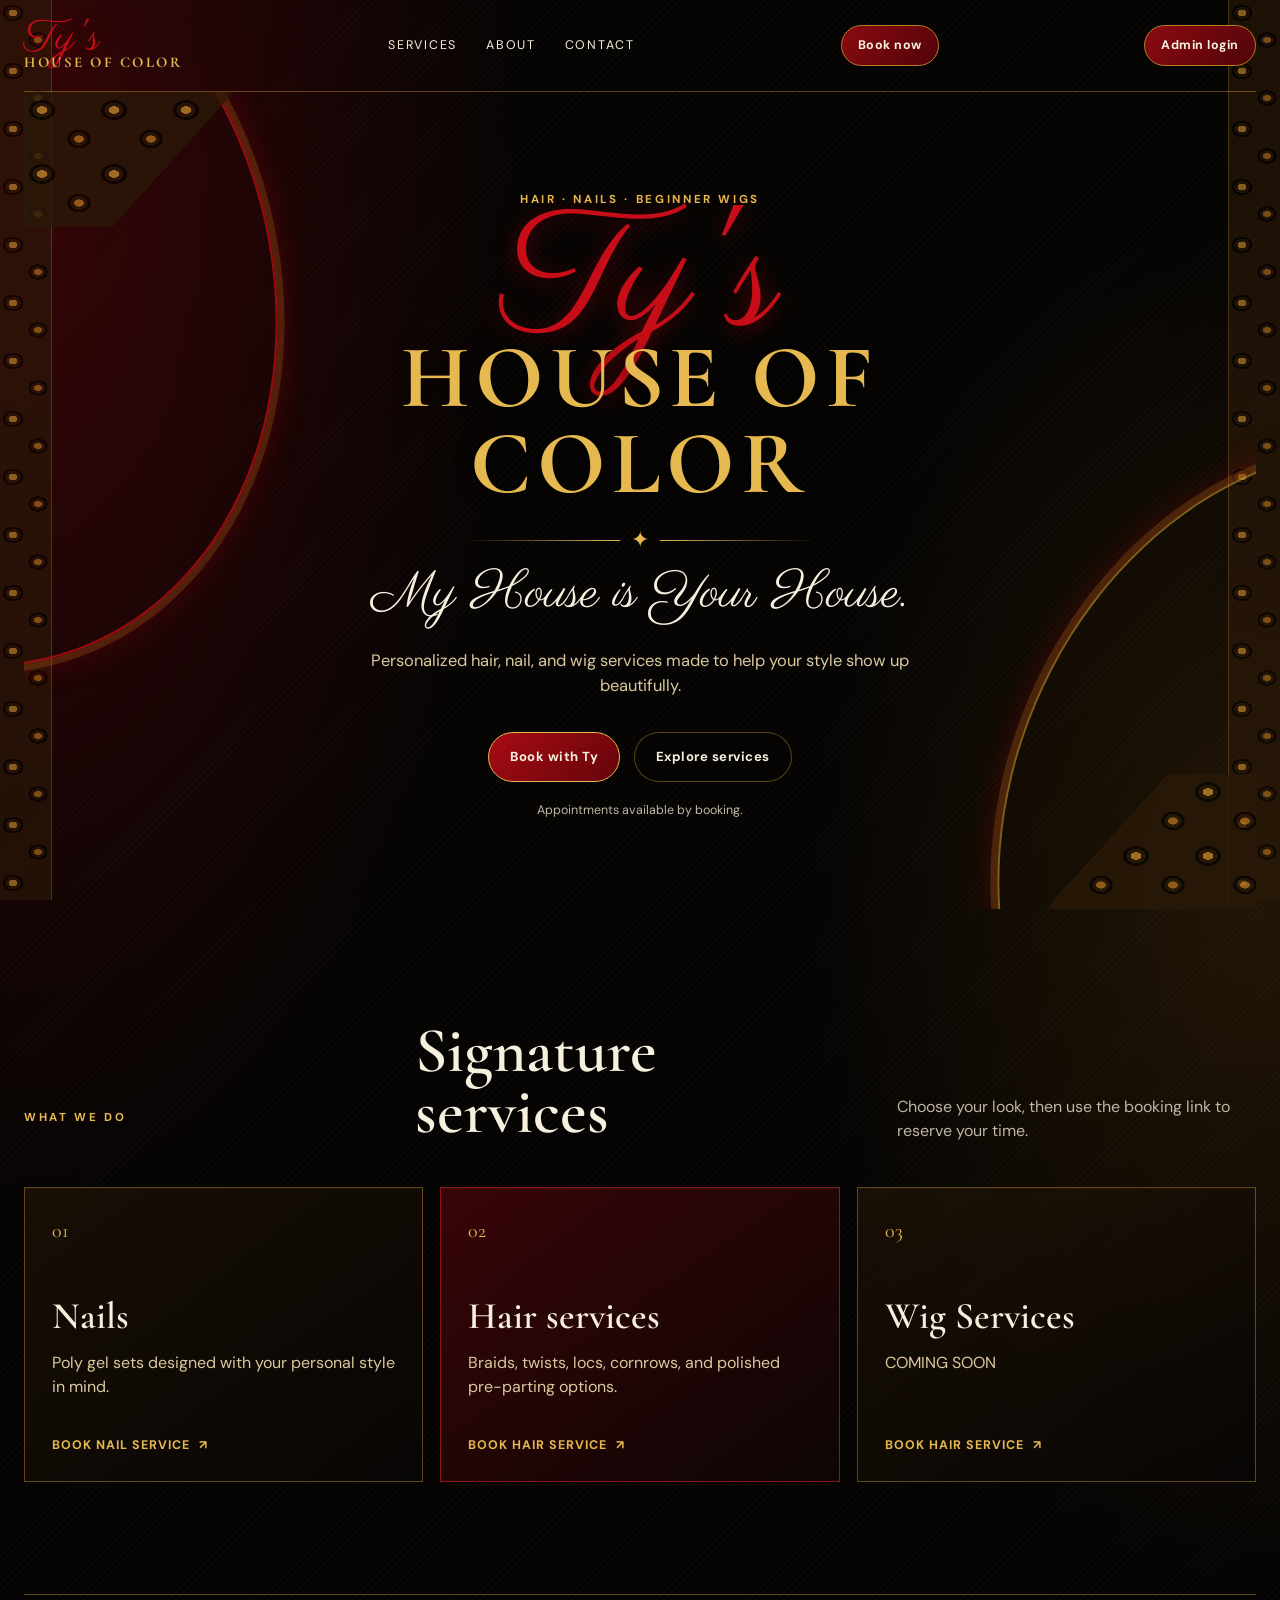
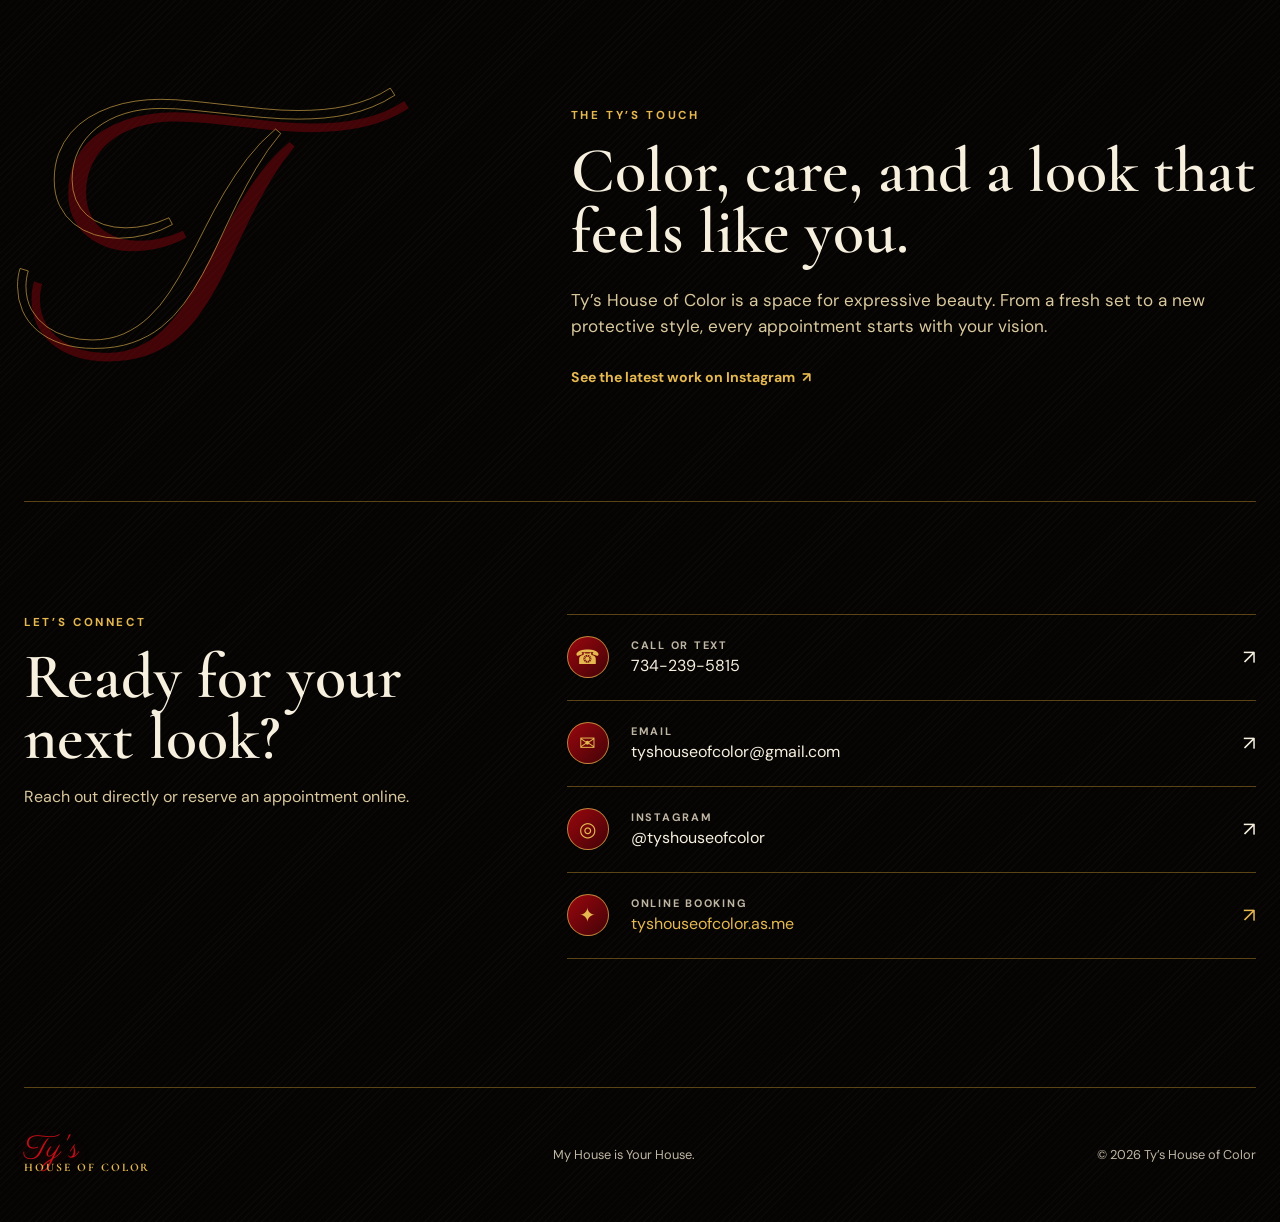
<file: index.html>
<!doctype html>
<html lang="en">
  <head>
    <meta charset="UTF-8" />
    <meta name="viewport" content="width=device-width, initial-scale=1" />
    <meta
      name="description"
      content="Ty's House of Color offers hair, nail, and beginner wig services."
    />
    <title>Ty's House of Color | My House is Your House</title>
    <link rel="preconnect" href="https://fonts.googleapis.com" />
    <link rel="preconnect" href="https://fonts.gstatic.com" crossorigin />
    <link
      href="https://fonts.googleapis.com/css2?family=Cormorant+Garamond:wght@500;600;700&family=DM+Sans:wght@400;500;700&family=Parisienne&display=swap"
      rel="stylesheet"
    />
    <link rel="stylesheet" href="styles.css" />
  </head>
  <body>
    <a class="skip-link" href="#main">Skip to content</a>

    <header class="site-header">
      <a class="brand" href="#top" aria-label="Ty's House of Color home">
        <span class="brand-script">Ty's</span>
        <span class="brand-name">House of Color</span>
      </a>
      <nav aria-label="Main navigation">
        <a href="#services">Services</a>
        <a href="#about">About</a>
        <a href="#contact">Contact</a>
      </nav>
      <a class="header-book" href="index.html#services">Book now</a>
      <a class="header-book admin-login" href="booking-admin.html">Admin login</a>
    </header>

    <main id="main">
      <section class="hero" id="top">
        <span class="cheetah-corner cheetah-corner-left" aria-hidden="true"></span>
        <span class="cheetah-corner cheetah-corner-right" aria-hidden="true"></span>
        <div class="hero-copy">
          <p class="eyebrow">Hair · Nails · Beginner Wigs</p>
          <p class="hero-script">Ty's</p>
          <h1>House of Color</h1>
          <span class="hero-divider" aria-hidden="true">✦</span>
          <p class="hero-tagline">My House is Your House.</p>
          <p class="hero-text">
            Personalized hair, nail, and wig services made to help your style show up beautifully.
          </p>
          <div class="hero-actions">
            <a class="button button-primary" href="index.html#services">Book with Ty</a>
            <a class="button button-secondary" href="#services">Explore services</a>
          </div>
          <p class="hero-note">Appointments available by booking.</p>
        </div>
      </section>

      <section class="services section" id="services" aria-labelledby="services-title">
        <div class="section-heading">
          <p class="eyebrow">What we do</p>
          <h2 id="services-title">Signature services</h2>
          <p>Choose your look, then use the booking link to reserve your time.</p>
        </div>
        <div class="service-grid">
          <article class="service-card">
            <span class="service-number">01</span>
            <h3>Nails</h3>
            <p>Poly gel sets designed with your personal style in mind.</p>
            <a href="booking-nails.html">Book nail service <span aria-hidden="true">↗</span></a>
          </article>
          <article class="service-card feature-card">
            <span class="service-number">02</span>
            <h3>Hair services</h3>
            <p>Braids, twists, locs, cornrows, and polished pre-parting options.</p>
            <a href="booking-hair.html">Book hair service <span aria-hidden="true">↗</span></a>
          </article>
          <article class="service-card">
            <span class="service-number">03</span>
            <h3>Wig Services</h3>
            <p>COMING SOON</p>
            <a href="booking-hair.html">Book hair service <span aria-hidden="true">↗</span></a>
          </article>
        </div>
      </section>

      <section class="about section" id="about">
        <div class="about-mark" aria-hidden="true">T</div>
        <div class="about-copy">
          <p class="eyebrow">The Ty’s touch</p>
          <h2>Color, care, and a look that feels like you.</h2>
          <p>
            Ty’s House of Color is a space for expressive beauty. From a fresh set to a new protective style, every appointment starts with your vision.
          </p>
          <a class="text-link" href="https://www.instagram.com/tyshouseofcolor" target="_blank" rel="noreferrer">See the latest work on Instagram <span aria-hidden="true">↗</span></a>
        </div>
      </section>

      <section class="contact section" id="contact" aria-labelledby="contact-title">
        <div class="contact-intro">
          <p class="eyebrow">Let’s connect</p>
          <h2 id="contact-title">Ready for your next look?</h2>
          <p>Reach out directly or reserve an appointment online.</p>
        </div>
        <div class="contact-actions">
          <a class="contact-row" href="tel:+17342395815">
            <span class="contact-icon" aria-hidden="true">☎</span>
            <span><small>Call or text</small>734-239-5815</span>
            <b aria-hidden="true">↗</b>
          </a>
          <a class="contact-row" href="mailto:tyshouseofcolor@gmail.com">
            <span class="contact-icon" aria-hidden="true">✉</span>
            <span><small>Email</small>tyshouseofcolor@gmail.com</span>
            <b aria-hidden="true">↗</b>
          </a>
          <a class="contact-row" href="https://www.instagram.com/tyshouseofcolor" target="_blank" rel="noreferrer">
            <span class="contact-icon" aria-hidden="true">◎</span>
            <span><small>Instagram</small>@tyshouseofcolor</span>
            <b aria-hidden="true">↗</b>
          </a>
          <a class="contact-row booking-row" href="index.html#services">
            <span class="contact-icon" aria-hidden="true">✦</span>
            <span><small>Online booking</small>tyshouseofcolor.as.me</span>
            <b aria-hidden="true">↗</b>
          </a>
        </div>
      </section>
    </main>

    <footer>
      <a class="brand" href="#top">
        <span class="brand-script">Ty's</span>
        <span class="brand-name">House of Color</span>
      </a>
      <p>My House is Your House.</p>
      <p>© <span id="year"></span> Ty’s House of Color</p>
    </footer>

    <script>
      document.getElementById('year').textContent = new Date().getFullYear();
    </script>
  </body>
</html>
</file>
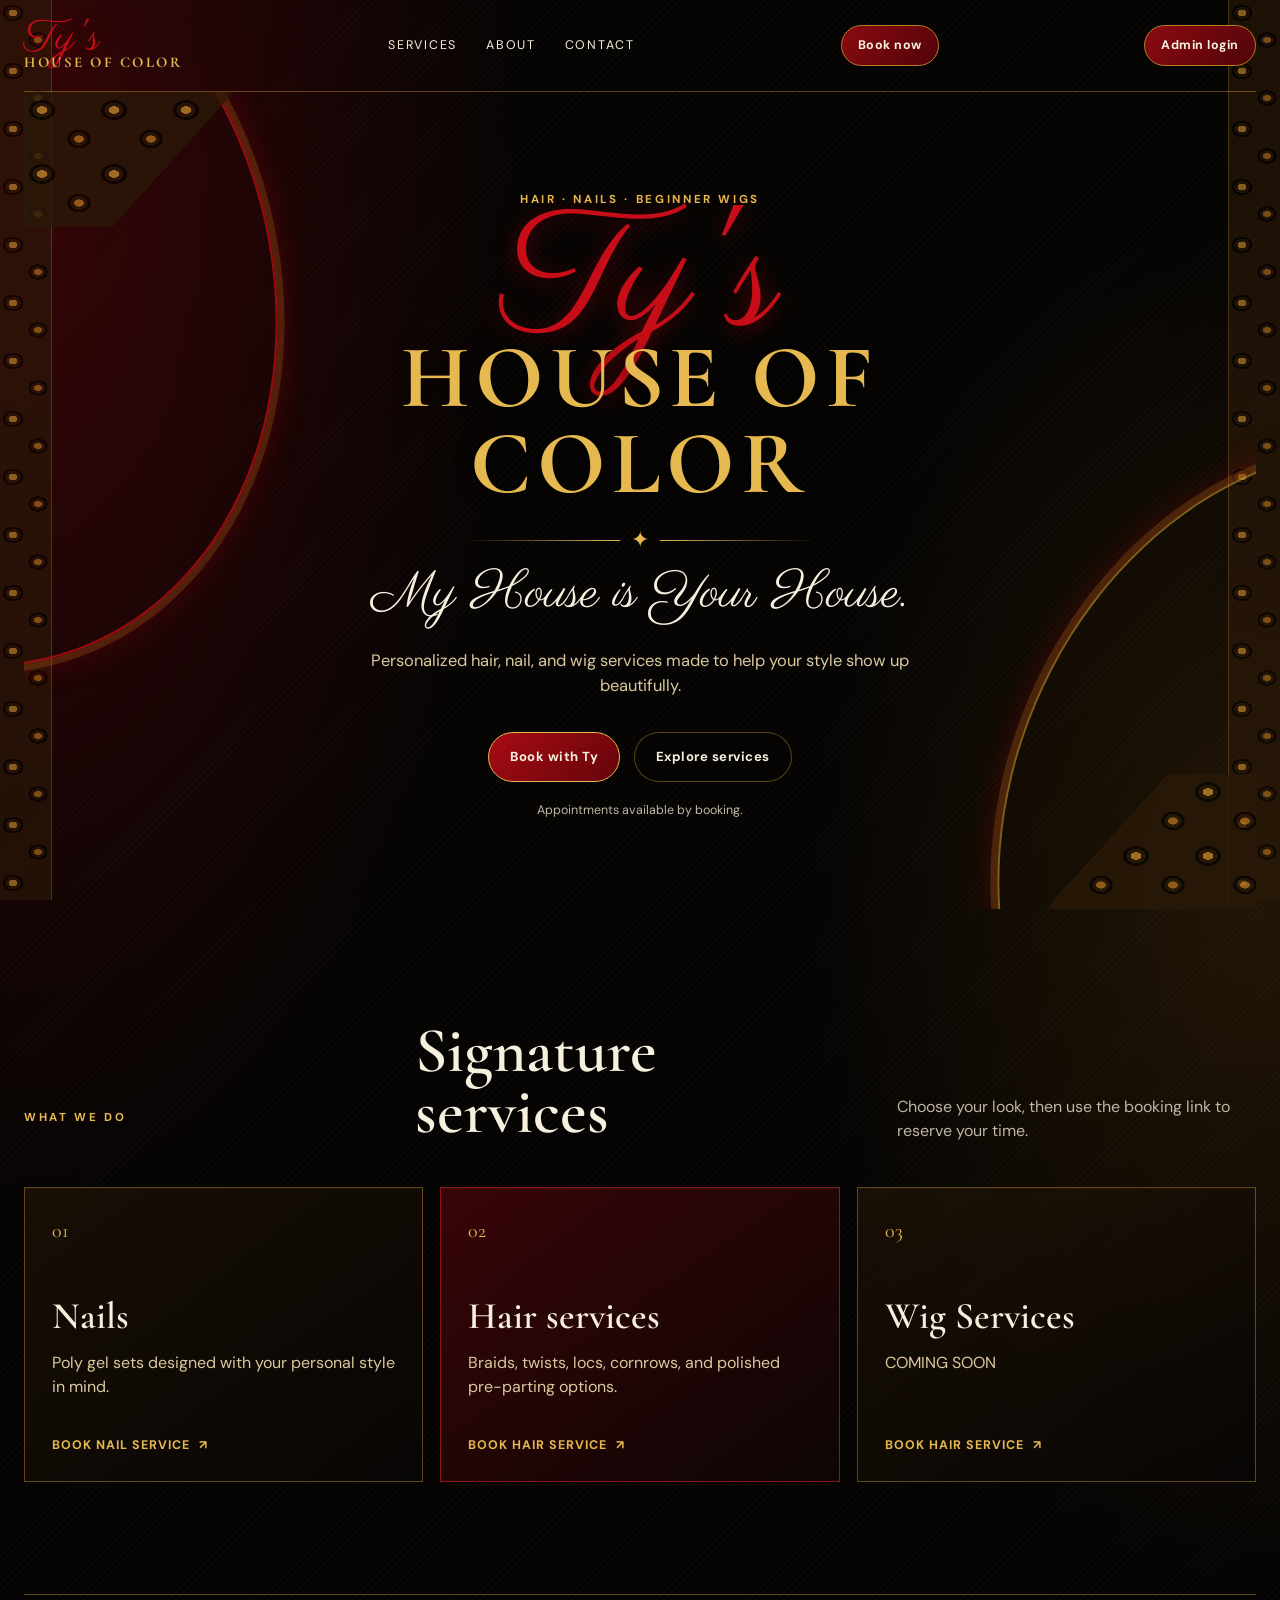
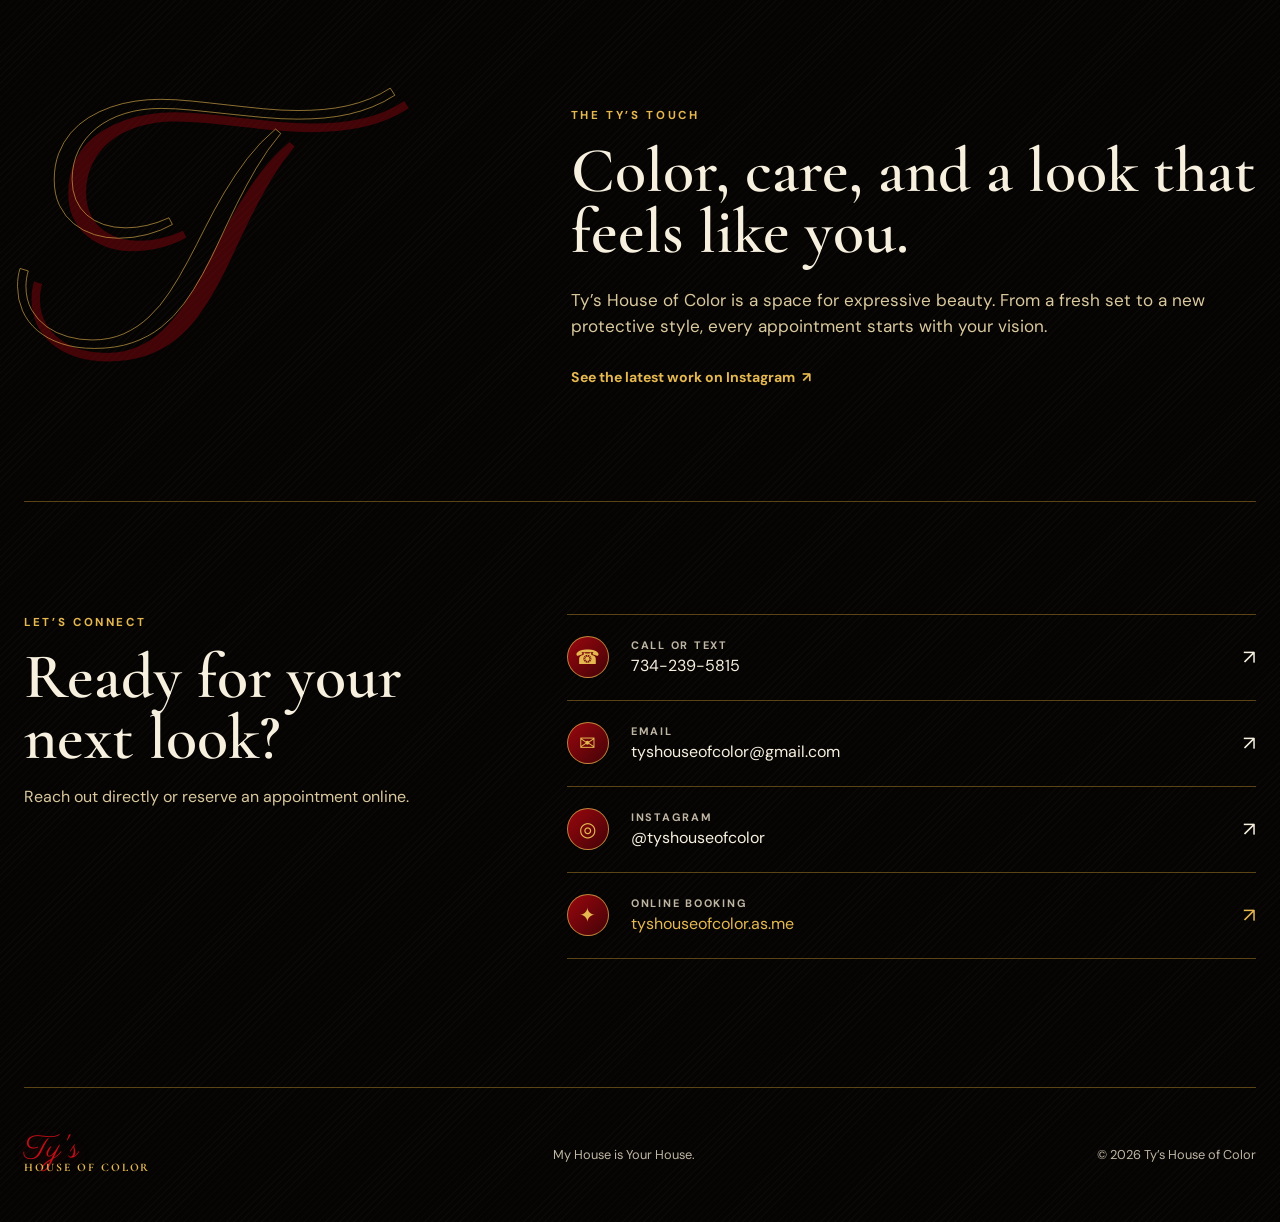
<file: booking.html>
<!doctype html>
<html lang="en">
  <head>
    <meta charset="UTF-8" />
    <meta name="viewport" content="width=device-width, initial-scale=1" />
    <meta name="description" content="Choose your Ty's House of Color service and view your appointment quote." />
    <title>Book with Ty | Ty's House of Color</title>
    <script>
      const bookingLink = window.location.search.toLowerCase();
      if (bookingLink.includes("nail")) {
        window.location.replace("booking-nails.html");
      } else if (bookingLink.includes("hair")) {
        window.location.replace("booking-hair.html");
      } else {
        window.location.replace("index.html#services");
      }
    </script>
    <link rel="preconnect" href="https://fonts.googleapis.com" />
    <link rel="preconnect" href="https://fonts.gstatic.com" crossorigin />
    <link href="https://fonts.googleapis.com/css2?family=Cormorant+Garamond:wght@500;600;700&family=DM+Sans:wght@400;500;700&family=Parisienne&display=swap" rel="stylesheet" />
    <link rel="stylesheet" href="styles.css" />
    <style>
      .booking-page { min-height: 100vh; background: radial-gradient(circle at 92% 4%, rgba(196,14,19,.19), transparent 24rem), radial-gradient(circle at 4% 90%, rgba(211,164,70,.16), transparent 30rem), #090706; color: #fffaf1; }
      .booking-shell { width: min(1100px, calc(100% - 2.5rem)); margin: 0 auto; padding: 8.5rem 0 5rem; }
      .booking-top { display: flex; align-items: end; justify-content: space-between; gap: 1rem; padding-bottom: 2.2rem; border-bottom: 1px solid rgba(228,183,89,.28); }
      .booking-back { color: #f4c96d; font-size: .82rem; font-weight: 700; letter-spacing: .07em; text-transform: uppercase; }
      .booking-title { max-width: 700px; margin: .5rem 0 0; font-family: "Cormorant Garamond", serif; font-size: clamp(3rem,6vw,5.5rem); line-height: .93; }
      .booking-title em { color: #e8b64c; font-style: normal; }
      .booking-layout { display: grid; grid-template-columns: minmax(0,1.12fr) minmax(300px,.88fr); gap: 2rem; padding-top: 2.5rem; }
      .booking-card { padding: clamp(1.35rem,4vw,2.5rem); border: 1px solid rgba(228,183,89,.28); border-radius: 1.25rem; background: linear-gradient(145deg, rgba(31,16,15,.93), rgba(9,7,6,.98)); box-shadow: 0 24px 70px rgba(0,0,0,.32); }
      .booking-card h2 { margin: 0 0 .45rem; font-family: "Cormorant Garamond", serif; font-size: 2.25rem; }
      .booking-card > p { margin: 0; color: #d4c6b4; }
      .form-grid { display: grid; grid-template-columns: repeat(2, minmax(0,1fr)); gap: 1rem; margin-top: 1.65rem; }
      .form-field { display: grid; gap: .45rem; }
      .form-field.full { grid-column: 1 / -1; }
      .form-field label { color: #f7dfaa; font-size: .78rem; font-weight: 700; letter-spacing: .08em; text-transform: uppercase; }
      .form-field select, .form-field input[type="text"], .form-field textarea, .toggle-field { width: 100%; min-height: 3.1rem; padding: .78rem .9rem; color: #fffaf1; border: 1px solid rgba(233,194,112,.35); border-radius: .65rem; background: rgba(255,255,255,.055); font: inherit; }
      .form-field input[type="text"]::placeholder, .form-field textarea::placeholder { color: #aa9986; }
      .form-field textarea { min-height: 7.25rem; resize: vertical; line-height: 1.45; }
      .policy-box { margin: 1rem 0 1.35rem; padding: 1rem; border: 1px solid rgba(228,183,89,.4); border-radius: .85rem; background: rgba(241,190,87,.08); }
      .policy-box h3 { margin: 0 0 .55rem; color: #f7dfaa; font-family: "Cormorant Garamond", serif; font-size: 1.25rem; }
      .policy-box ul { display: grid; gap: .48rem; margin: 0; padding-left: 1.15rem; color: #e4d4c0; font-size: .86rem; line-height: 1.45; }
      .form-field option { color: #16100d; }
      .field-hint { margin: 0; color: #bda993; font-size: .8rem; }
      .is-hidden { display: none; }
      .toggle-field { display: flex; align-items: center; gap: .65rem; cursor: pointer; font-size: .92rem; }
      .toggle-field input { width: 1.1rem; height: 1.1rem; accent-color: #c33e32; }
      .summary-card { position: sticky; top: 1.5rem; align-self: start; }
      .quote-label { margin: 1.6rem 0 .35rem; color: #d4c6b4; font-size: .8rem; letter-spacing: .1em; text-transform: uppercase; }
      .quote-total { margin: 0; color: #f5c85f; font-family: "Cormorant Garamond", serif; font-size: clamp(3.8rem,8vw,5.6rem); line-height: .85; }
      .quote-selection { min-height: 2.2rem; margin: .9rem 0 1.4rem; color: #eee2d1; }
      .payment-lines { display: grid; gap: .8rem; padding: 1.15rem 0; border-top: 1px solid rgba(228,183,89,.24); border-bottom: 1px solid rgba(228,183,89,.24); }
      .payment-line { display: flex; justify-content: space-between; gap: 1rem; color: #e9ddcc; }
      .payment-line b { color: #fff8eb; }
      .deposit-note { margin: 1.15rem 0; color: #d7c3a9; font-size: .9rem; line-height: 1.6; }
      .booking-cta { display: block; width: 100%; margin-top: 1rem; padding: 1rem; color: #210706; border-radius: .68rem; background: linear-gradient(135deg, #f4cb6c, #c5892d); box-shadow: 0 12px 28px rgba(173,93,20,.22); font-weight: 800; letter-spacing: .04em; text-align: center; }
      .booking-cta[aria-disabled="true"] { pointer-events: none; opacity: .48; }
      .secure-note { margin: .85rem 0 0; color: #bca991; font-size: .78rem; line-height: 1.5; text-align: center; }
      .price-list { margin-top: 2rem; padding-top: 1.7rem; border-top: 1px solid rgba(228,183,89,.22); }
      .price-list summary { color: #f3c86b; cursor: pointer; font-weight: 700; }
      .price-list ul { display: grid; gap: .55rem; padding: 1rem 0 0 1.2rem; color: #dbccbb; }

      .form-field input[type="email"], .form-field input[type="tel"], .form-field input[type="date"] { width: 100%; padding: .82rem .9rem; color: #fff8eb; background: rgba(255,255,255,.045); border: 1px solid rgba(228,183,89,.35); border-radius: .5rem; font: inherit; }
      .availability-panel { padding: 1rem; border: 1px solid rgba(228,183,89,.3); border-radius: .7rem; background: rgba(0,0,0,.18); }
      .availability-panel h3 { margin: 0 0 .35rem; color: #f3c86b; font-size: 1rem; }
      .availability-help, .booking-status { margin: .4rem 0 0; color: #d7c3a9; font-size: .85rem; line-height: 1.5; }
      .slot-grid { display: grid; grid-template-columns: repeat(auto-fit, minmax(8rem, 1fr)); gap: .65rem; margin-top: .9rem; }
      .time-slot { padding: .75rem .55rem; border: 1px solid rgba(228,183,89,.34); border-radius: .5rem; background: rgba(255,255,255,.04); color: #fff8eb; cursor: pointer; font: inherit; font-weight: 700; }
      .time-slot:hover, .time-slot.is-selected { border-color: #f4cb6c; background: rgba(196,31,24,.34); color: #fff; }
      .time-slot:disabled { opacity: .42; cursor: not-allowed; text-decoration: line-through; }
      .booking-status.is-error { color: #ffaba5; } .booking-status.is-success { color: #9ee2b5; }

      @media (max-width: 800px) { .booking-shell { padding-top: 7rem; } .booking-top, .booking-layout { grid-template-columns: 1fr; } .booking-top { display: grid; } .summary-card { position: static; } }
      @media (max-width: 520px) { .form-grid { grid-template-columns: 1fr; } .form-field.full { grid-column: auto; } }
    </style>
  </head>
  <body class="booking-page">
    <header class="site-header">
      <a class="brand" href="index.html" aria-label="Ty's House of Color home"><span class="brand-script">Ty's</span><span class="brand-name">House of Color</span></a>
      <a class="header-book" href="index.html#services">Services</a>
    </header>
    <main class="booking-shell">
      <div class="booking-top"><div><p class="eyebrow">Appointment quote</p><h1 class="booking-title">Choose your <em>unique</em> look.</h1></div><a class="booking-back" href="index.html">← Back to home</a></div>
      <div class="booking-layout">
        <section class="booking-card" aria-labelledby="booking-form-title">
          <h2 id="booking-form-title">Build your appointment</h2><p>Select a service to see your total before continuing to secure booking.</p>
          <form id="quote-form"><div class="form-grid">
            <div class="form-field full"><label for="service">Style or service</label><select id="service" required><option value="">Choose a service</option><option value="nails">Nail services</option><option value="natural">Natural styles</option><option value="box">Box braids — starts at $100</option><option value="knotless">Knotless braids — starts at $110</option><option value="twists">Twists — $120</option><option value="fauxLocs">Faux locs — $120</option><option value="feedin8">8 feed-in cornrows — $75</option><option value="feedin10">10 feed-in cornrows — $85</option><option value="retwist">Retwist — $45</option></select></div>
            <div class="form-field full is-hidden" id="nail-service-field"><label for="nail-service">Nail service</label><select id="nail-service"><option value="">Choose a nail service</option><option value="gel">Gel manicure — $20</option><option value="fullset">Full set — choose length</option><option value="fill">Fill-in — $20</option><option value="house">House Special — $60 flat</option></select><p class="field-hint">Ty specializes in Polygel and gel manicure services.</p></div>
            <div class="form-field is-hidden" id="nail-length-field"><label for="nail-length">Full-set length</label><select id="nail-length"><option value="">Choose a length</option><option value="small">Short — $25</option><option value="medium">Medium — $30</option><option value="long">Long — $40</option><option value="xl">XL — $45</option></select></div>
            <label class="toggle-field full is-hidden" id="nail-breakage-field"><input id="nail-breakage" type="checkbox" />I have 3 or more broken nails and need a new full set.</label>
            <div class="form-field full is-hidden" id="nail-design-field"><label for="nail-design">Nail-art add-on (optional)</label><select id="nail-design"><option value="">No design add-on</option><option value="handdrawn">Unlimited hand-drawn art — +$10 per hand</option><option value="threeD">Unlimited 3D art — +$15 per hand</option><option value="stickers">Unlimited stickers — +$10 per hand</option><option value="rhinestones">Unlimited rhinestones — +$10 flat</option><option value="freestyle">Unlimited freestyle design — +$30 flat</option></select></div><div class="form-field full is-hidden" id="house-special-details-field"><label for="house-special-preference">House Special — choose your focus</label><select id="house-special-preference"><option value="">Choose length or shape</option><option value="length">I would like to choose the length</option><option value="shape">I would like to choose the shape</option></select><p class="field-hint">Ty creates the design for every House Special.</p></div>
            <div class="form-field is-hidden" id="nail-hands-field"><label for="nail-hands">Hands for nail art</label><select id="nail-hands"><option value="">Choose one or both hands</option><option value="1">One hand</option><option value="2">Both hands</option></select></div>
            <div class="form-field full is-hidden" id="natural-style-field"><label for="natural-style">Natural style or service</label><select id="natural-style"><option value="">Choose a natural style or service</option><option value="prepart">Pre-parting — starts at $20</option><option value="cornrows">Cornrows — $50</option><option value="twistStyle">Twist &amp; style — $75</option><option value="naturalStyle">Natural style (Bantu knots, plaits, etc.) — $75</option></select></div>
            <div class="form-field is-hidden" id="size-field"><label for="size">Braid size</label><select id="size"><option value="">Choose a size</option><option value="large">Large — +$20</option><option value="medium">Medium — +$25</option><option value="small">Small — +$30</option><option value="xs">XS — +$35</option></select></div>
            <div class="form-field is-hidden" id="length-field"><label for="length">Braid length</label><select id="length"><option value="">Choose a length</option><option value="above">Above shoulder</option><option value="armpit">Armpit</option><option value="midback">Mid-back</option><option value="waist">Waist</option><option value="xl">XL — past waist</option></select><p class="field-hint" id="length-hint"></p></div>
            <div class="form-field is-hidden" id="prepart-size-field"><label for="prepart-size">Pre-parting size</label><select id="prepart-size"><option value="">Choose a size</option><option value="large">Large — included with $20 base</option><option value="medium">Medium — +$5</option><option value="small">Small — +$10</option><option value="xs">XS — +$15</option></select><p class="field-hint">Large pre-parting is included in the $20 base price.</p></div>
            <label class="toggle-field is-hidden full" id="retwist-field"><input id="retwist-style" type="checkbox" />Add a style to the retwist (+$10)</label>
            <div class="form-field full" id="hair-addons-field"><label for="curl-style">French curl hair or boho (optional)</label><select id="curl-style"><option value="">No curl or boho add-on</option><option value="french">French curl hair — +$10</option><option value="boho">Boho — +$10</option></select></div>
            <label class="toggle-field full" id="pick-and-drop-field"><input id="pick-and-drop" type="checkbox" />Add pick &amp; drop braids (+$15)</label>
            <label class="toggle-field full" id="hair-provided-field"><input id="hair-provided" type="checkbox" />I need hair provided (+$10)</label>
            <div class="form-field full is-hidden" id="hair-specs-field"><label for="hair-specs">Hair specifications</label><input id="hair-specs" type="text" placeholder="Color, preferred length, or other hair details" /></div>
            <div class="form-field full"><label for="accessories">Accessories (optional)</label><input id="accessories" type="text" placeholder="Beads, tinsel, charms, or other accessories" /></div>
            <div class="form-field full"><label id="appointment-notes-label" for="appointment-notes">Anything else Ty should know? (optional)</label><textarea id="appointment-notes" rows="4" placeholder="Hair condition, trim request, S4S (service for service), guests, or anything else you would like to mention"></textarea><p class="field-hint" id="appointment-notes-hint">Please include any details that will help Ty prepare for your appointment.</p></div>
          
            <div class="form-field"><label for="client-first-name">First name</label><input id="client-first-name" type="text" autocomplete="given-name" required /></div>
            <div class="form-field"><label for="client-last-name">Last name</label><input id="client-last-name" type="text" autocomplete="family-name" required /></div>
            <div class="form-field"><label for="client-email">Email</label><input id="client-email" type="email" autocomplete="email" required /></div>
            <div class="form-field"><label for="client-phone">Phone number</label><input id="client-phone" type="tel" autocomplete="tel" inputmode="tel" required /></div>
            <div class="form-field full"><label for="appointment-date">Choose your appointment date</label><input id="appointment-date" type="date" required /><div class="availability-panel"><h3>Available times</h3><p class="availability-help" id="availability-help">Choose a date to see Ty’s open times. Hair and nail appointments share the same calendar.</p><div class="slot-grid" id="slot-grid" aria-live="polite"></div></div><input id="appointment-time" type="hidden" required /></div>
          </div></form>
          <details class="price-list"><summary>View current service pricing</summary><ul><li>Nail services: Gel manicure — $20; Full set: Short — $25, Medium — $30, Long — $40, XL — $45; Fill-in — $20; House Special — $60</li><li>Unlimited nail art: Hand-drawn — +$10 per hand; 3D — +$15 per hand; Stickers — +$10 per hand; Rhinestones — +$10 flat; Freestyle — +$30 flat</li><li>Box braids — $100; Knotless braids — $110</li><li>Twists and faux locs — $120</li><li>8 / 10 feed-in cornrows — $75 / $85</li><li>Natural services: Cornrows — $50; Twist &amp; style — $75; Bantu knots, plaits, and other natural styles — $75</li><li>Pre-parting: Large — $20; Medium — $25; Small — $30; XS — $35</li><li>French curl hair or boho — +$10; Pick &amp; drop braids — +$15</li><li>Retwist — $45; styling add-on — $10</li><li>Braid size: Large +$20, Medium +$25, Small +$30, XS +$35</li><li>Box and knotless lengths: Above shoulder +$10, Armpit +$20, Mid-back +$25, Waist +$30, XL +$50</li></ul></details>
        </section>
        <aside class="booking-card summary-card" aria-live="polite"><p class="eyebrow">Your quote</p><div class="policy-box"><h3>Before your appointment</h3><ul id="hair-appointment-policy"><li>Please come washed and conditioned. Blow-dry services are included.</li><li>The first half of your remaining balance is due before your service begins; the second half is due after the service is completed.</li><li>Deposits are non-refundable.</li><li>Arrivals 30 minutes late without prior communication will be canceled and require a new appointment.</li><li>Bringing one or two guests? Please let Ty know. Food will be provided.</li><li>Participating in S4S? Mention it in the description so your final total can be adjusted.</li></ul><ul id="nail-appointment-policy" class="is-hidden"><li>Please arrive with clean hands and nails. If you have 3 or more broken nails, a new full set is required.</li><li>The first half of your remaining balance is due before your service begins; the second half is due after the service is completed.</li><li>Deposits are non-refundable.</li><li>Arrivals 30 minutes late without prior communication will be canceled and require a new appointment.</li><li>Bringing one or two guests? Please let Ty know. Food will be provided.</li><li>Please include any design requests or allergies in the notes below.</li></ul></div><p class="quote-label">Estimated total</p><p class="quote-total" id="quote-total">$0</p><p class="quote-selection" id="quote-selection">Choose a service to begin.</p><div class="payment-lines"><div class="payment-line"><span>Deposit due today</span><b>$10</b></div><div class="payment-line"><span>Due before appointment</span><b id="before">$0</b></div><div class="payment-line"><span>Due after appointment</span><b id="after">$0</b></div></div><p class="deposit-note">Your $10 deposit goes toward your total. The remaining balance is split into two equal payments: one before your appointment and one after.</p><a class="booking-cta" id="booking-cta" href="https://book.stripe.com/5kQ3cu4YF8VZeJ84re48000" target="_blank" rel="noreferrer" aria-disabled="true">Reserve your time &amp; pay $10 deposit</a><p class="secure-note">Choose an open time, then reserve it and pay your $10 deposit securely through Stripe. Ty will confirm your appointment details after payment.</p></aside>
      </div>
    </main>
    <script>
      (() => {
        const service = document.getElementById("service");
        const hairPolicy = document.getElementById("hair-appointment-policy");
        const nailPolicy = document.getElementById("nail-appointment-policy");
        const notesLabel = document.getElementById("appointment-notes-label");
        const notes = document.getElementById("appointment-notes");
        const notesHint = document.getElementById("appointment-notes-hint");
        function updateBookingContext() {
          const isNails = service.value === "nails";
          hairPolicy.classList.toggle("is-hidden", isNails);
          nailPolicy.classList.toggle("is-hidden", !isNails);
          notesLabel.textContent = isNails ? "Nail design request, allergies, or notes (optional)" : "Anything else Ty should know? (optional)";
          notes.placeholder = isNails ? "Describe your requested design, any allergies or sensitivities, and anything else Ty should know." : "Hair condition, trim request, S4S (service for service), guests, or anything else you would like to mention";
          notesHint.textContent = isNails ? "Please share any design details or allergy information that will help Ty prepare." : "Please include any details that will help Ty prepare for your appointment.";
        }
        service.addEventListener("change", updateBookingContext);
        updateBookingContext();
      })();
    </script>
    <script>
      const serviceData={box:{name:"Box braids",base:100,braided:true,lengthAdds:true},knotless:{name:"Knotless braids",base:110,braided:true,lengthAdds:true},twists:{name:"Twists",base:120,braided:true,lengthAdds:false},fauxLocs:{name:"Faux locs",base:120,braided:true,lengthAdds:false},feedin8:{name:"8 feed-in cornrows",base:75},feedin10:{name:"10 feed-in cornrows",base:85},cornrows:{name:"Cornrows",base:50},natural:{name:"Natural hair style",base:75},retwist:{name:"Retwist",base:45,retwist:true},nails:{name:"Nail appointment",base:0,nails:true}};
      const sizePrices={large:20,medium:25,small:30,xs:35},lengthPrices={above:10,armpit:20,midback:25,waist:30,xl:50},lengthNames={above:"Above shoulder",armpit:"Armpit",midback:"Mid-back",waist:"Waist",xl:"XL / past waist"},sizeNames={large:"Large",medium:"Medium",small:"Small",xs:"XS"};
      const service=document.getElementById("service"),size=document.getElementById("size"),length=document.getElementById("length"),retwistStyle=document.getElementById("retwist-style"),hairProvided=document.getElementById("hair-provided"),hairSpecs=document.getElementById("hair-specs"),accessories=document.getElementById("accessories"),sizeField=document.getElementById("size-field"),lengthField=document.getElementById("length-field"),retwistField=document.getElementById("retwist-field"),hairSpecsField=document.getElementById("hair-specs-field"),lengthHint=document.getElementById("length-hint"),total=document.getElementById("quote-total"),selection=document.getElementById("quote-selection"),before=document.getElementById("before"),after=document.getElementById("after"),bookingCta=document.getElementById("booking-cta");
      function money(value){return "$"+value.toFixed(2).replace(".00","");}
      function updateQuote(){const selected=serviceData[service.value],braided=Boolean(selected&&selected.braided);sizeField.classList.toggle("is-hidden",!braided);lengthField.classList.toggle("is-hidden",!braided);retwistField.classList.toggle("is-hidden",!(selected&&selected.retwist));hairSpecsField.classList.toggle("is-hidden",!hairProvided.checked);size.required=braided;length.required=braided;hairSpecs.required=hairProvided.checked;lengthHint.textContent=selected&&braided&&!selected.lengthAdds?"Required for appointment planning. Length does not change this style's price.":selected&&braided?"Length changes the total for this style.":"";const ready=selected&&(!braided||(size.value&&length.value))&&(!hairProvided.checked||hairSpecs.value.trim());bookingCta.setAttribute("aria-disabled",ready?"false":"true");if(!selected){total.textContent="$0";selection.textContent="Choose a service to begin.";before.textContent="$0";after.textContent="$0";return;}let amount=selected.base,details=[selected.name];if(braided&&size.value){amount+=sizePrices[size.value];details.push(sizeNames[size.value]+" size");}if(braided&&length.value){if(selected.lengthAdds)amount+=lengthPrices[length.value];details.push(lengthNames[length.value]);}if(selected.retwist&&retwistStyle.checked){amount+=10;details.push("with styling");}if(hairProvided.checked){amount+=10;details.push("hair provided");if(hairSpecs.value.trim())details.push("hair: "+hairSpecs.value.trim());}if(accessories.value.trim())details.push("accessories: "+accessories.value.trim());total.textContent=money(amount);selection.textContent=ready?details.join(" · "):hairProvided.checked&&!hairSpecs.value.trim()?"Add your hair specifications to finish your quote.":"Choose a required braid size and length to finish your quote.";const remaining=Math.max(0,amount-10);before.textContent=ready?money(remaining/2):"$0";after.textContent=ready?money(remaining/2):"$0";}
      [service,size,length,retwistStyle,hairProvided].forEach(field=>field.addEventListener("change",updateQuote));[hairSpecs,accessories].forEach(field=>field.addEventListener("input",updateQuote));bookingCta.addEventListener("click",event=>{if(bookingCta.getAttribute("aria-disabled")==="true")event.preventDefault();});updateQuote();
    </script>

    <script>
      (() => {
        const naturalField = document.getElementById("natural-style-field"), natural = document.getElementById("natural-style");
        const prepartField = document.getElementById("prepart-size-field"), prepart = document.getElementById("prepart-size");
        const curl = document.getElementById("curl-style"), pick = document.getElementById("pick-and-drop");
        const serviceEl = document.getElementById("service"), sizeEl = document.getElementById("size"), lengthEl = document.getElementById("length"), hair = document.getElementById("hair-provided"), hairNotes = document.getElementById("hair-specs"), accessoryNotes = document.getElementById("accessories"), appointmentNotes = document.getElementById("appointment-notes"), retwist = document.getElementById("retwist-style");
        const sizeFieldEl = document.getElementById("size-field"), lengthFieldEl = document.getElementById("length-field"), totalEl = document.getElementById("quote-total"), selectionEl = document.getElementById("quote-selection"), beforeEl = document.getElementById("before"), afterEl = document.getElementById("after"), cta = document.getElementById("booking-cta");
        const base = {box:["Box braids",100,true,true],knotless:["Knotless braids",110,true,true],twists:["Twists",120,true,false],fauxLocs:["Faux locs",120,true,false],feedin8:["8 feed-in cornrows",75,false,false],feedin10:["10 feed-in cornrows",85,false,false],retwist:["Retwist",45,false,false],nails:["Nail appointment",0,false,false]};
        const naturalBase = {prepart:["Pre-parting",20,true],cornrows:["Cornrows",50,false],twistStyle:["Twist & style",75,false],naturalStyle:["Natural style",75,false]};
        const sizePrices = {large:20,medium:25,small:30,xs:35}, prepartPrices = {large:0,medium:5,small:10,xs:15}, lengthPrices = {above:10,armpit:20,midback:25,waist:30,xl:50}, sizeNames = {large:"Large",medium:"Medium",small:"Small",xs:"XS"}, lengthNames = {above:"Above shoulder",armpit:"Armpit",midback:"Mid-back",waist:"Waist",xl:"XL / past waist"};
        const cash = n => "$" + n.toFixed(2).replace(".00","");
        function recalc() {
          const isNatural = serviceEl.value === "natural";
          naturalField.classList.toggle("is-hidden", !isNatural);
          const item = isNatural ? naturalBase[natural.value] : base[serviceEl.value];
          const preparting = Boolean(item && isNatural && item[2]), braided = Boolean(item && item[2] && !isNatural), lengthAdds = Boolean(item && item[3]);
          prepartField.classList.toggle("is-hidden", !preparting);
          sizeFieldEl.classList.toggle("is-hidden", !braided);
          lengthFieldEl.classList.toggle("is-hidden", !braided);
          natural.required = isNatural; prepart.required = preparting; sizeEl.required = braided; lengthEl.required = braided;
          if (!item) {
            totalEl.textContent = "$0"; beforeEl.textContent = "$0"; afterEl.textContent = "$0";
            selectionEl.textContent = isNatural ? "Choose a natural style or service to begin." : "Choose a service to begin.";
            cta.setAttribute("aria-disabled","true"); return;
          }
          const ready = (!braided || (sizeEl.value && lengthEl.value)) && (!preparting || prepart.value) && (!hair.checked || hairNotes.value.trim());
          let amount = item[1], details = [item[0]];
          if (braided && sizeEl.value) { amount += sizePrices[sizeEl.value]; details.push(sizeNames[sizeEl.value] + " size"); }
          if (braided && lengthEl.value) { if (lengthAdds) amount += lengthPrices[lengthEl.value]; details.push(lengthNames[lengthEl.value]); }
          if (preparting && prepart.value) { amount += prepartPrices[prepart.value]; details.push(sizeNames[prepart.value] + " pre-parting"); }
          if (serviceEl.value === "retwist" && retwist.checked) { amount += 10; details.push("with styling"); }
          if (curl.value) { amount += 10; details.push(curl.value === "french" ? "French curl hair" : "boho"); }
          if (pick.checked) { amount += 15; details.push("pick & drop braids"); }
          if (hair.checked) { amount += 10; details.push("hair provided"); if (hairNotes.value.trim()) details.push("hair: " + hairNotes.value.trim()); }
          if (accessoryNotes.value.trim()) details.push("accessories: " + accessoryNotes.value.trim());
          if (appointmentNotes.value.trim()) details.push("notes added");
          totalEl.textContent = cash(amount); cta.setAttribute("aria-disabled", ready ? "false" : "true");
          selectionEl.textContent = ready ? details.join(" · ") : hair.checked && !hairNotes.value.trim() ? "Add your hair specifications to finish your quote." : preparting ? "Choose a pre-parting size to finish your quote." : "Choose a required braid size and length to finish your quote.";
          const remaining = Math.max(0, amount - 10); beforeEl.textContent = ready ? cash(remaining / 2) : "$0"; afterEl.textContent = ready ? cash(remaining / 2) : "$0";
        }
        [serviceEl,natural,sizeEl,lengthEl,prepart,retwist,curl,pick,hair].forEach(el => el.addEventListener("change", () => setTimeout(recalc)));
        [hairNotes,accessoryNotes,appointmentNotes].forEach(el => el.addEventListener("input", () => setTimeout(recalc)));
        recalc();
      })();
    </script>
    <script>
      (() => {
        const service = document.getElementById("service"), nailService = document.getElementById("nail-service"), nailLength = document.getElementById("nail-length"), nailDesign = document.getElementById("nail-design"), nailHands = document.getElementById("nail-hands"), nailBreakage = document.getElementById("nail-breakage"), houseSpecialPreference = document.getElementById("house-special-preference");
        const show = id => document.getElementById(id);
        const nailFields = ["nail-service-field","nail-length-field","nail-breakage-field","nail-design-field","house-special-details-field","nail-hands-field"];
        const hairOnlyFields = ["hair-addons-field","pick-and-drop-field","hair-provided-field"];
        const total = document.getElementById("quote-total"), selection = document.getElementById("quote-selection"), before = document.getElementById("before"), after = document.getElementById("after"), cta = document.getElementById("booking-cta");
        const cash = value => "$" + value.toFixed(2).replace(".00","");
        const fullSetPrices = {small:25,medium:30,long:40,xl:45};
        const fullSetNames = {small:"Short",medium:"Medium",long:"Long",xl:"XL"};
        const art = {handdrawn:{name:"unlimited hand-drawn art",price:10,perHand:true},threeD:{name:"unlimited 3D art",price:15,perHand:true},stickers:{name:"unlimited stickers",price:10,perHand:true},rhinestones:{name:"unlimited rhinestones",price:10},freestyle:{name:"unlimited freestyle design",price:30}};
        const nailServices = {gel:{name:"Gel manicure",price:20},fullset:{name:"Full set",price:0},fill:{name:"Fill-in",price:20},house:{name:"House Special",price:60}};
        function updateNailQuote() {
          const isNail = service.value === "nails";
          nailFields.forEach(id => show(id).classList.toggle("is-hidden", !isNail));
          hairOnlyFields.forEach(id => show(id).classList.toggle("is-hidden", isNail));
          show("hair-specs-field").classList.toggle("is-hidden", isNail || !document.getElementById("hair-provided").checked);
          if (!isNail) {
            nailService.required = nailLength.required = nailHands.required = false;
            return;
          }
          const chosen = nailServices[nailService.value];
          const isFullSet = nailService.value === "fullset";
          const houseSpecial = nailService.value === "house";
          show("nail-length-field").classList.toggle("is-hidden", !isFullSet);
          show("nail-breakage-field").classList.toggle("is-hidden", !isFullSet);
          show("nail-design-field").classList.toggle("is-hidden", houseSpecial);
          show("house-special-details-field").classList.toggle("is-hidden", !houseSpecial);
          const selectedArt = art[nailDesign.value];
          const needsHands = Boolean(selectedArt && selectedArt.perHand);
          show("nail-hands-field").classList.toggle("is-hidden", !needsHands || houseSpecial);
          nailService.required = true; nailLength.required = isFullSet; nailHands.required = needsHands && !houseSpecial; houseSpecialPreference.required = houseSpecial;
          if (!chosen) {
            total.textContent = "$0"; before.textContent = "$0"; after.textContent = "$0";
            selection.textContent = "Choose a nail service to begin."; cta.setAttribute("aria-disabled","true"); return;
          }
          const ready = (!isFullSet || nailLength.value) && (!needsHands || nailHands.value) && (!houseSpecial || houseSpecialPreference.value);
          let amount = chosen.price, details = [chosen.name];
          if (isFullSet && nailLength.value) { amount = fullSetPrices[nailLength.value]; details.push(fullSetNames[nailLength.value] + " length"); }
          if (isFullSet && nailBreakage.checked) details.push("new set for 3+ broken nails");
          if (!houseSpecial && selectedArt) {
            const artAmount = selectedArt.perHand ? selectedArt.price * Number(nailHands.value || 0) : selectedArt.price;
            amount += artAmount; details.push(selectedArt.name + (selectedArt.perHand && nailHands.value ? " · " + (nailHands.value === "1" ? "one hand" : "both hands") : ""));
          }
          if (houseSpecial) details.push(houseSpecialPreference.value === "length" ? "you choose the length · Ty chooses the shape and design" : houseSpecialPreference.value === "shape" ? "you choose the shape · Ty chooses the length and design" : "choose length or shape");
          total.textContent = cash(amount); cta.setAttribute("aria-disabled", ready ? "false" : "true");
          selection.textContent = ready ? details.join(" · ") : houseSpecial ? "Choose whether you would like to select the length or shape." : isFullSet && !nailLength.value ? "Choose a full-set length to finish your quote." : "Choose one or both hands for the nail-art price.";
          const remaining = Math.max(0, amount - 10); before.textContent = ready ? cash(remaining / 2) : "$0"; after.textContent = ready ? cash(remaining / 2) : "$0";
        }
        [service,nailService,nailLength,nailDesign,nailHands,nailBreakage,houseSpecialPreference].forEach(input => input.addEventListener("change", () => setTimeout(updateNailQuote, 20)));
        updateNailQuote();
      })();
    </script>

    <script type="module">
      import { initializeApp } from "https://www.gstatic.com/firebasejs/11.10.0/firebase-app.js";
      import { arrayUnion, collection, doc, getDoc, getFirestore, runTransaction, serverTimestamp } from "https://www.gstatic.com/firebasejs/11.10.0/firebase-firestore.js";

      const firebaseConfig = { apiKey: "AIzaSyA2xhZQGl1QhKuU7xDkmaQl7ukqWT0JXIM", authDomain: "day2day-workout-dashboard.firebaseapp.com", projectId: "day2day-workout-dashboard", storageBucket: "day2day-workout-dashboard.firebasestorage.app", messagingSenderId: "1073761538282", appId: "1:1073761538282:web:12186389801cc1e7be0793" };
      const db = getFirestore(initializeApp(firebaseConfig));
      const STRIPE_URL = "https://book.stripe.com/5kQ3cu4YF8VZeJ84re48000";
      const form = document.getElementById("quote-form");
      const dateInput = document.getElementById("appointment-date");
      const timeInput = document.getElementById("appointment-time");
      const slotGrid = document.getElementById("slot-grid");
      const availabilityHelp = document.getElementById("availability-help");
      const bookingButton = document.getElementById("booking-cta");
      const statusBox = document.createElement("p");
      statusBox.id = "booking-status";
      statusBox.className = "booking-status";
      bookingButton.insertAdjacentElement("afterend", statusBox);
      const firstName = document.getElementById("client-first-name");
      const lastName = document.getElementById("client-last-name");
      const email = document.getElementById("client-email");
      const phone = document.getElementById("client-phone");
      const serviceSelect = document.getElementById("service");
      const quoteTotal = document.getElementById("quote-total");
      const quoteSelection = document.getElementById("quote-selection");

      dateInput.min = new Date().toISOString().slice(0,10);
      let chosenSlot = "";
      function setStatus(message, type) { statusBox.textContent = message || ""; statusBox.className = "booking-status" + (type ? " is-" + type : ""); }
      function normalizeSlot(slot) { return String(slot || "").trim(); }
      function selectSlot(slot, buttons) { chosenSlot = slot; timeInput.value = slot; buttons.forEach(button => button.classList.toggle("is-selected", button.dataset.slot === slot)); setStatus(""); }
      function forceNailQuote() {}
      serviceSelect.addEventListener("change", () => setTimeout(forceNailQuote, 1));
      forceNailQuote();

      async function loadSlots() {
        chosenSlot = ""; timeInput.value = ""; slotGrid.replaceChildren();
        if (!dateInput.value) { availabilityHelp.textContent = "Choose a date to see Ty’s open times. Hair and nail appointments share the same calendar."; return; }
        availabilityHelp.textContent = "Checking open times…";
        try {
          const snap = await getDoc(doc(db, "beautyAvailability", dateInput.value));
          if (!snap.exists()) { availabilityHelp.textContent = "No times are open for this date yet. Please choose another day."; return; }
          const data = snap.data(), openSlots = Array.isArray(data.openSlots) ? data.openSlots.map(normalizeSlot) : [], reservedSlots = new Set(Array.isArray(data.reservedSlots) ? data.reservedSlots.map(normalizeSlot) : []);
          const slots = openSlots.sort((a,b) => a.localeCompare(b, undefined, {numeric:true}));
          if (!slots.length) { availabilityHelp.textContent = "No times are open for this date yet. Please choose another day."; return; }
          const buttons = slots.map(slot => {
            const button = document.createElement("button"); button.type = "button"; button.className = "time-slot"; button.dataset.slot = slot; button.textContent = reservedSlots.has(slot) ? slot + " · booked" : slot; button.disabled = reservedSlots.has(slot);
            if (!button.disabled) button.addEventListener("click", () => selectSlot(slot, buttons));
            return button;
          });
          slotGrid.append(...buttons); availabilityHelp.textContent = "Choose an open time below. Booked times are unavailable for both hair and nails.";
        } catch (error) { availabilityHelp.textContent = "The calendar is not ready yet. Please try again shortly."; console.error(error); }
      }
      dateInput.addEventListener("change", loadSlots);

      bookingButton.addEventListener("click", async event => {
        event.preventDefault();
        if (!form.reportValidity()) return;
        if (!dateInput.value || !chosenSlot) { setStatus("Please choose an open appointment date and time.", "error"); return; }
        const totalText = quoteTotal.textContent.replace(/[^0-9.]/g, "");
        const appointment = {
          firstName: firstName.value.trim(), lastName: lastName.value.trim(), email: email.value.trim().toLowerCase(), phone: phone.value.trim(),
          date: dateInput.value, time: chosenSlot, service: quoteSelection.textContent, serviceCategory: serviceSelect.value === "nails" ? "nails" : "hair",
          quoteTotal: Number(totalText || 0), notes: document.getElementById("appointment-notes").value.trim(),
          accessories: document.getElementById("accessories").value.trim(), hairSpecifications: document.getElementById("hair-specs").value.trim(), houseSpecialPreference: document.getElementById("house-special-preference").value,
          status: "pending_deposit", createdAt: serverTimestamp()
        };
        bookingButton.setAttribute("aria-disabled","true"); setStatus("Reserving your time…");
        try {
          await runTransaction(db, async transaction => {
            const availabilityRef = doc(db, "beautyAvailability", appointment.date);
            const availability = await transaction.get(availabilityRef);
            if (!availability.exists()) throw new Error("That date is no longer available.");
            const data = availability.data(), open = Array.isArray(data.openSlots) ? data.openSlots.map(normalizeSlot) : [], reserved = Array.isArray(data.reservedSlots) ? data.reservedSlots.map(normalizeSlot) : [];
            if (!open.includes(appointment.time) || reserved.includes(appointment.time)) throw new Error("That time was just booked. Please choose another open time.");
            transaction.update(availabilityRef, { reservedSlots: arrayUnion(appointment.time), updatedAt: serverTimestamp() });
            transaction.set(doc(collection(db, "beautyAppointments")), appointment);
          });
          setStatus("Your time is held. Complete the $10 deposit in Stripe to send Ty your booking request.", "success");
          window.open(STRIPE_URL, "_blank", "noopener");
          await loadSlots();
        } catch (error) {
          console.error(error); bookingButton.setAttribute("aria-disabled","false"); setStatus(error.message || "We could not reserve that time. Please try another slot.", "error"); await loadSlots();
        }
      });
    </script>

  </body>
</html>
</file>
<file: styles.css>
:root {
  --ink: #050403;
  --ink-soft: #0d0907;
  --paper: #f7f0df;
  --cream: #dac99e;
  --gold: #ba7d1f;
  --gold-light: #e6b850;
  --red: #6b060c;
  --red-bright: #c70d17;
  --muted: #c0b6a4;
  --line: rgba(210, 155, 47, 0.42);
  color-scheme: dark;
}

* { box-sizing: border-box; }
html { scroll-behavior: smooth; }
body {
  min-width: 320px;
  margin: 0;
  overflow-x: hidden;
  color: var(--paper);
  background:
    radial-gradient(ellipse at 2% 6%, rgba(120, 5, 11, 0.42), transparent 31rem),
    radial-gradient(ellipse at 98% 32%, rgba(172, 104, 12, 0.17), transparent 28rem),
    repeating-linear-gradient(135deg, rgba(255, 255, 255, 0.018) 0 1px, transparent 1px 5px),
    var(--ink);
  font-family: "DM Sans", sans-serif;
  line-height: 1.5;
}

body::before,
body::after {
  position: fixed;
  z-index: -1;
  top: 0;
  bottom: 0;
  width: clamp(18px, 4vw, 64px);
  content: "";
  opacity: 0.65;
  background-color: #2b1909;
  background-image:
    radial-gradient(ellipse 13px 10px at 13px 13px, #c78a2d 0 32%, transparent 34%),
    radial-gradient(ellipse 16px 13px at 13px 13px, transparent 0 47%, #090604 49% 63%, transparent 65%),
    radial-gradient(ellipse 12px 9px at 38px 40px, #b57420 0 33%, transparent 35%),
    radial-gradient(ellipse 15px 12px at 38px 40px, transparent 0 46%, #090604 48% 63%, transparent 65%);
  background-size: 54px 58px;
}
body::before { left: 0; border-right: 1px solid rgba(230, 184, 80, 0.35); }
body::after { right: 0; border-left: 1px solid rgba(230, 184, 80, 0.35); }

a { color: inherit; text-decoration: none; }
.skip-link { position: absolute; left: -999px; top: 0; padding: .8rem 1rem; background: var(--gold-light); color: var(--ink); z-index: 10; }
.skip-link:focus { left: 1rem; top: 1rem; }

.site-header {
  min-height: 92px;
  width: min(1260px, calc(100% - 3rem));
  margin: auto;
  display: flex;
  align-items: center;
  justify-content: space-between;
  gap: 1.5rem;
  border-bottom: 1px solid var(--line);
}
.brand { display: grid; line-height: .8; min-width: max-content; }
.brand-script { color: var(--red-bright); font-family: Parisienne, cursive; font-size: 2.7rem; letter-spacing: .02em; text-shadow: 0 2px 14px rgba(199, 13, 23, 0.32); }
.brand-name { color: var(--gold-light); font-family: "Cormorant Garamond", serif; font-size: .93rem; font-weight: 700; letter-spacing: .17em; text-transform: uppercase; }
nav { display: flex; gap: 1.8rem; font-size: .78rem; text-transform: uppercase; letter-spacing: .14em; }
nav a, .text-link, .service-card a { transition: color .2s ease; }
nav a:hover, .text-link:hover, .service-card a:hover { color: var(--gold-light); }
.header-book { color: var(--paper); border: 1px solid var(--gold); background: linear-gradient(135deg, #8d0a11, #4e0408); padding: .66rem 1rem; border-radius: 99px; font-size: .78rem; font-weight: 700; letter-spacing: .04em; }

.hero {
  position: relative;
  isolation: isolate;
  width: min(1260px, calc(100% - 3rem));
  min-height: 650px;
  margin: auto;
  display: grid;
  place-items: center;
  padding: 6.2rem 1rem 5.6rem;
  overflow: hidden;
  text-align: center;
}
.hero::before,
.hero::after {
  position: absolute;
  z-index: -1;
  width: min(50vw, 670px);
  height: min(79vw, 780px);
  content: "";
  border: 2px solid rgba(191, 12, 20, 0.78);
  border-radius: 50%;
  box-shadow: 0 0 0 7px rgba(185, 117, 25, 0.24), 0 0 34px rgba(172, 7, 16, 0.4);
}
.hero::before { left: -31vw; top: -25%; transform: rotate(-17deg); }
.hero::after { right: -31vw; bottom: -38%; border-color: rgba(204, 154, 45, 0.58); transform: rotate(23deg); }
.hero-copy { max-width: 790px; position: relative; z-index: 1; }
.eyebrow { color: var(--gold-light); margin: 0 0 1rem; font-size: .72rem; font-weight: 700; letter-spacing: .23em; text-transform: uppercase; }
h1, h2, h3 { font-family: "Cormorant Garamond", serif; margin: 0; line-height: .95; }
.hero-script { margin: 0 0 -.55rem; color: var(--red-bright); font-family: Parisienne, cursive; font-size: clamp(5.2rem, 13vw, 10.5rem); line-height: .72; text-shadow: 0 3px 22px rgba(183, 7, 14, 0.48); }
h1 { color: var(--gold-light); font-size: clamp(3rem, 7vw, 6.5rem); font-weight: 700; letter-spacing: .065em; text-transform: uppercase; text-shadow: 0 3px 19px rgba(0, 0, 0, 0.75); }
.hero-divider { display: block; width: min(390px, 78%); margin: 1.55rem auto 1.05rem; color: var(--gold-light); font-size: 1.35rem; line-height: 1; }
.hero-divider::before, .hero-divider::after { display: inline-block; width: 40%; height: 1px; margin: 0 .7rem .42rem; content: ""; background: linear-gradient(90deg, transparent, var(--gold-light)); }
.hero-divider::after { background: linear-gradient(90deg, var(--gold-light), transparent); }
.hero-tagline { margin: 0; color: var(--paper); font-family: Parisienne, cursive; font-size: clamp(2rem, 4vw, 3.2rem); line-height: 1; }
.hero-text { max-width: 37rem; margin: 1.8rem auto 2.1rem; color: var(--cream); font-size: 1.03rem; }
.hero-actions { display: flex; justify-content: center; flex-wrap: wrap; gap: .85rem; }
.button { padding: .9rem 1.3rem; border-radius: 99px; font-size: .82rem; font-weight: 700; letter-spacing: .04em; transition: transform .2s ease, background .2s ease; }
.button:hover { transform: translateY(-2px); }
.button-primary { color: var(--paper); border: 1px solid var(--gold-light); background: linear-gradient(135deg, #a80b14, #63050a); }
.button-secondary { border: 1px solid var(--line); color: var(--paper); background: rgba(8, 5, 3, 0.62); }
.hero-note { margin: 1.15rem 0 0; color: var(--muted); font-size: .78rem; }
.cheetah-corner { position: absolute; z-index: -1; width: 210px; height: 135px; opacity: .76; background-color: #2b1909; background-image: radial-gradient(ellipse 17px 12px at 18px 18px, #c78a2d 0 30%, transparent 33%), radial-gradient(ellipse 21px 16px at 18px 18px, transparent 0 44%, #070504 47% 60%, transparent 63%), radial-gradient(ellipse 15px 11px at 55px 47px, #b57420 0 31%, transparent 34%), radial-gradient(ellipse 19px 15px at 55px 47px, transparent 0 44%, #070504 47% 60%, transparent 63%); background-size: 72px 64px; }
.cheetah-corner-left { left: 0; top: 0; clip-path: polygon(0 0, 100% 0, 42% 100%, 0 100%); }
.cheetah-corner-right { right: 0; bottom: 0; clip-path: polygon(58% 0, 100% 0, 100% 100%, 0 100%); }

.section { width: min(1260px, calc(100% - 3rem)); margin: 0 auto; padding: 7rem 0; }
.section-heading { display: grid; grid-template-columns: 1fr 1.25fr 1fr; align-items: end; gap: 2rem; margin-bottom: 2.8rem; }
.section-heading h2, .about h2, .contact h2 { color: var(--paper); font-size: clamp(2.8rem, 5vw, 4.6rem); font-weight: 600; }
.section-heading p:last-child { color: var(--muted); margin: 0; }
.service-grid { display: grid; grid-template-columns: repeat(3, 1fr); gap: 1.05rem; }
.service-card { min-height: 295px; padding: 1.7rem; display: flex; flex-direction: column; border: 1px solid var(--line); background: linear-gradient(145deg, rgba(45, 26, 8, 0.48), rgba(8, 6, 5, 0.94)); box-shadow: inset 0 1px rgba(255, 222, 140, 0.05); }
.feature-card { border-color: rgba(211, 35, 41, 0.58); background: linear-gradient(145deg, rgba(105, 5, 12, 0.5), rgba(14, 6, 5, 0.96)); }
.service-number { color: var(--gold-light); font-family: "Cormorant Garamond", serif; font-size: 1.25rem; }
.service-card h3 { margin: auto 0 1rem; color: var(--paper); font-size: 2.35rem; font-weight: 600; }
.service-card p { min-height: 3.6rem; color: var(--cream); margin: 0 0 1.7rem; }
.service-card a { color: var(--gold-light); font-size: .78rem; font-weight: 700; letter-spacing: .08em; text-transform: uppercase; }
.service-card a span, .text-link span { margin-left: .3rem; }

.about { display: grid; grid-template-columns: .8fr 1.2fr; gap: clamp(2rem, 7vw, 9rem); align-items: center; border-top: 1px solid var(--line); }
.about-mark { color: transparent; font-family: Parisienne, cursive; font-size: clamp(13rem, 26vw, 22rem); line-height: .7; -webkit-text-stroke: 1px rgba(230, 184, 80, .6); text-shadow: 14px 13px 0 rgba(129, 4, 13, .5); }
.about-copy > p:not(.eyebrow) { max-width: 42rem; color: var(--cream); font-size: 1.07rem; margin: 1.6rem 0; }
.text-link { color: var(--gold-light); font-size: .88rem; font-weight: 700; }

.contact { padding-bottom: 8rem; border-top: 1px solid var(--line); display: grid; grid-template-columns: .78fr 1.22fr; gap: clamp(2rem, 8vw, 10rem); }
.contact-intro > p:last-child { color: var(--cream); }
.contact-actions { border-top: 1px solid var(--line); }
.contact-row { min-height: 86px; padding: 1.05rem 0; display: grid; grid-template-columns: 48px 1fr auto; align-items: center; gap: 1rem; border-bottom: 1px solid var(--line); transition: padding .2s ease, color .2s ease; }
.contact-row:hover { color: var(--gold-light); padding-left: .35rem; }
.contact-icon { width: 42px; height: 42px; display: grid; place-items: center; border-radius: 50%; color: var(--gold-light); border: 1px solid rgba(230, 184, 80, .7); background: linear-gradient(135deg, rgba(174, 8, 16, .88), rgba(76, 3, 8, .88)); font-size: 1.25rem; }
.contact-row small { display: block; color: var(--muted); font-size: .68rem; font-weight: 700; letter-spacing: .16em; text-transform: uppercase; }
.contact-row b { font-size: 1.25rem; font-weight: 400; }
.booking-row { color: var(--gold-light); }

footer { width: min(1260px, calc(100% - 3rem)); min-height: 135px; margin: auto; display: flex; align-items: center; justify-content: space-between; gap: 1.5rem; border-top: 1px solid var(--line); color: var(--muted); font-size: .8rem; }
footer .brand-script { font-size: 2rem; }
footer .brand-name { font-size: .72rem; }

@media (max-width: 850px) {
  .site-header { min-height: 78px; }
  nav { display: none; }
  .hero { min-height: 570px; padding: 5rem 1rem 4.7rem; }
  .section-heading, .about, .contact { grid-template-columns: 1fr; gap: 1.6rem; }
  .section-heading { align-items: start; }
  .section { padding: 5.5rem 0; }
  .service-grid { grid-template-columns: 1fr; }
  .service-card { min-height: 235px; }
  .about-mark { font-size: 13rem; }
}

@media (max-width: 520px) {
  body::before, body::after { width: 14px; opacity: .45; }
  .site-header, .hero, .section, footer { width: min(100% - 2rem, 1260px); }
  .brand-script { font-size: 2.2rem; }
  .header-book { padding: .66rem .8rem; font-size: .72rem; }
  .hero { min-height: 545px; padding: 4.5rem 0 4rem; }
  .hero-script { font-size: clamp(4.7rem, 22vw, 6.8rem); }
  h1 { font-size: clamp(2.6rem, 13vw, 4.3rem); }
  .hero-tagline { font-size: 2rem; }
  .hero-divider::before, .hero-divider::after { width: 31%; margin-inline: .45rem; }
  .hero-text { font-size: .95rem; }
  .cheetah-corner { width: 142px; height: 100px; }
  .contact-row { grid-template-columns: 42px 1fr auto; gap: .75rem; font-size: .86rem; }
  footer { align-items: flex-start; flex-direction: column; padding: 2rem 0; gap: .9rem; }
  footer p { margin: 0; }
}
</file>
